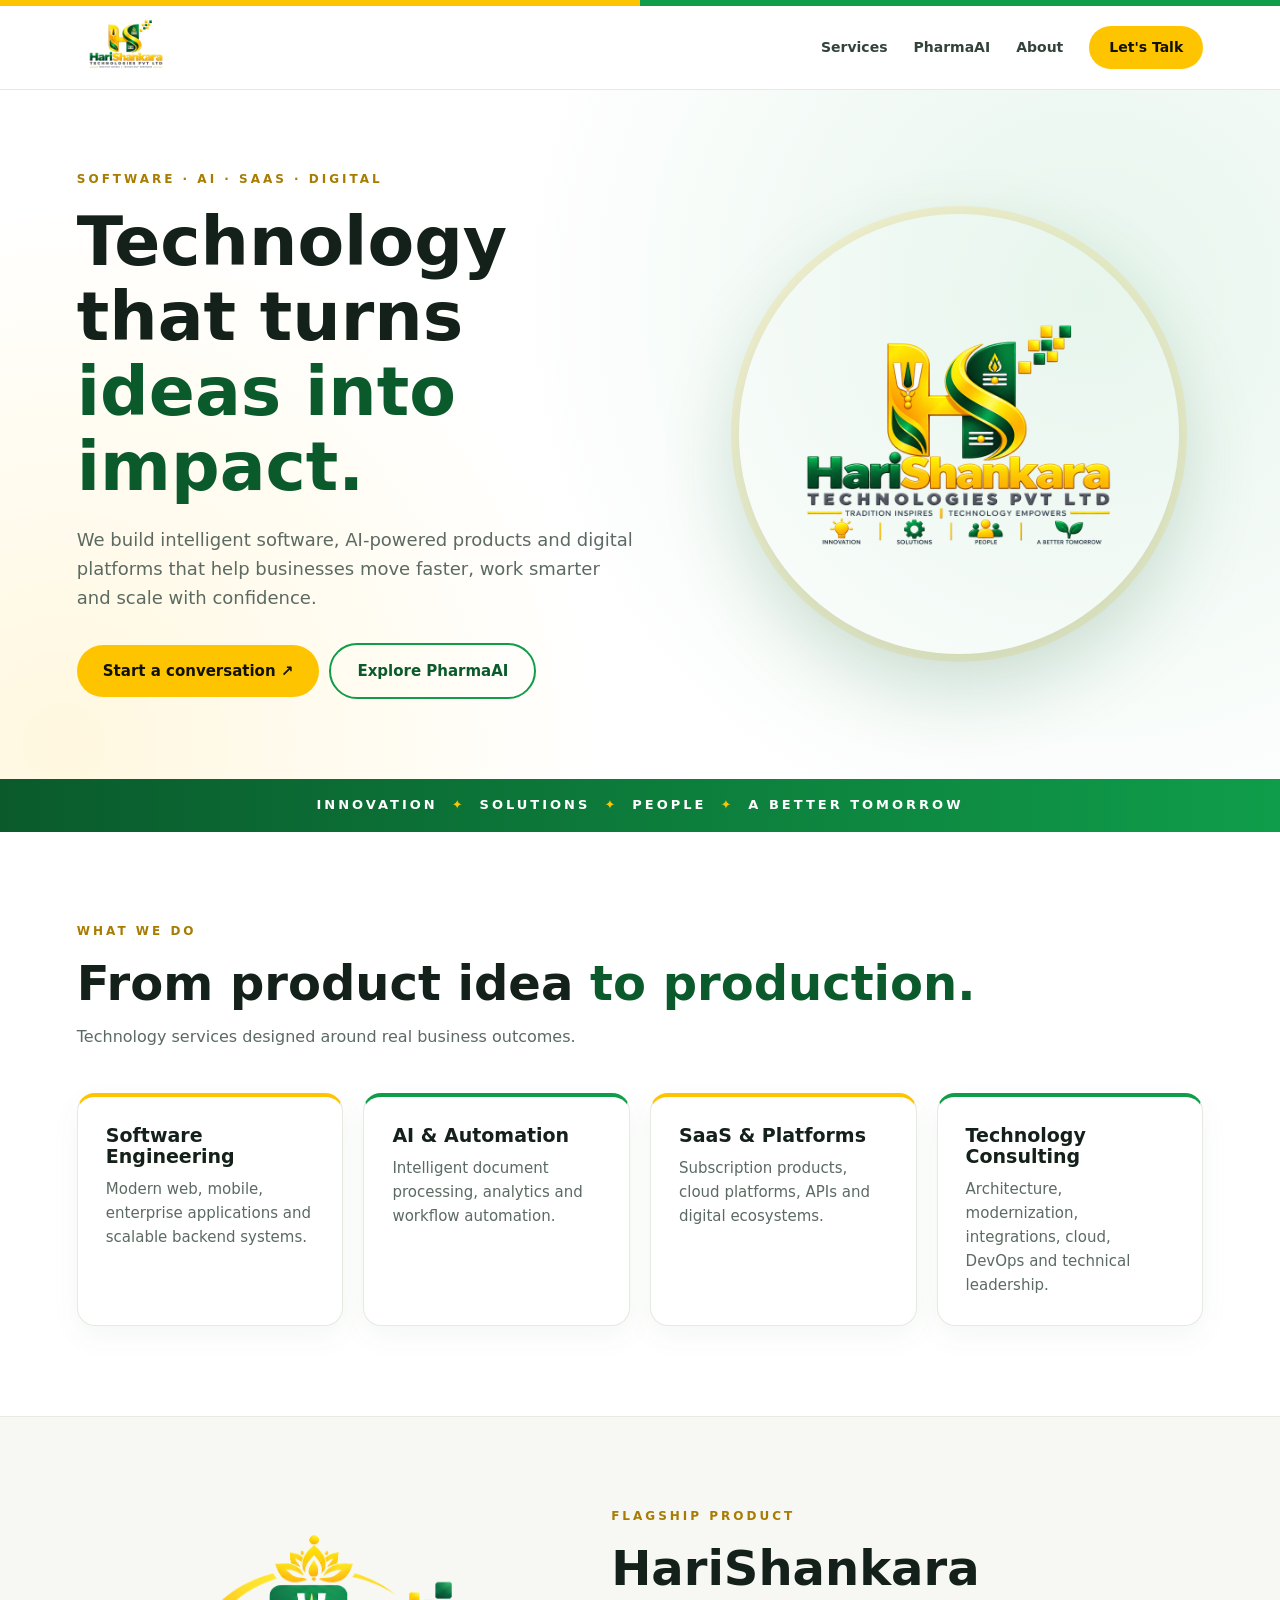
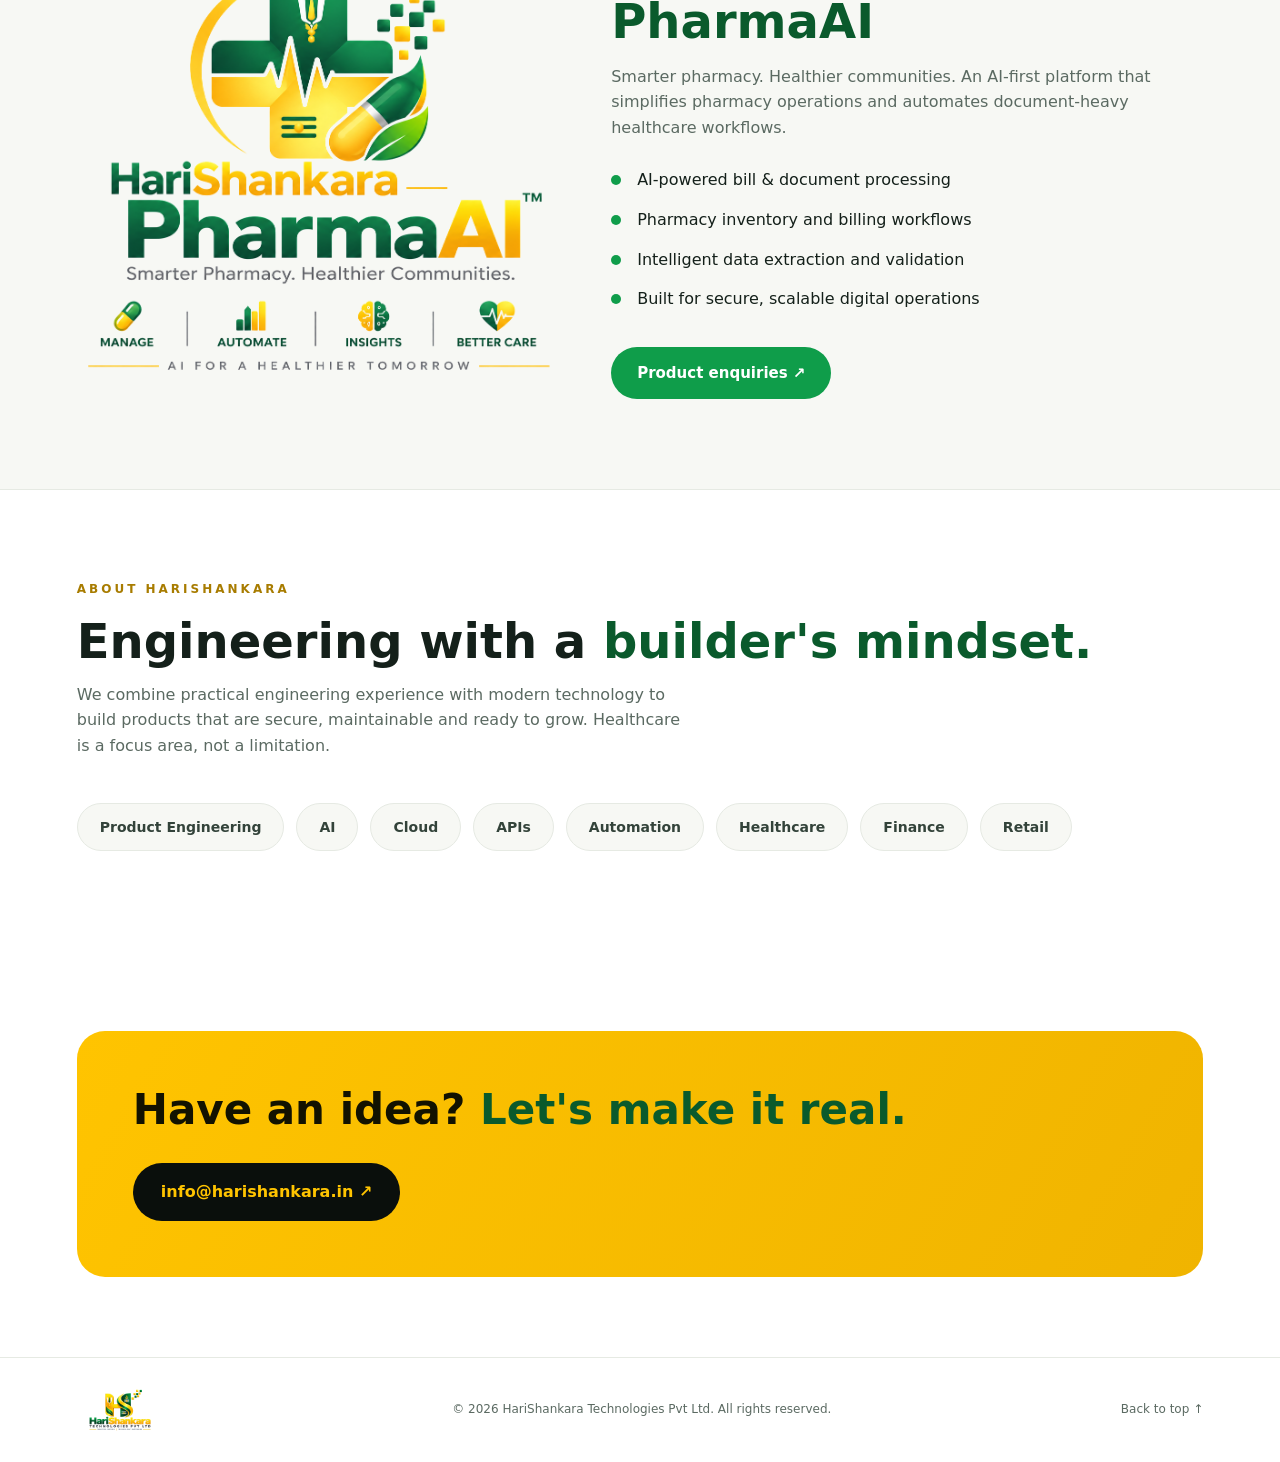
<file: index.html>
<!doctype html>
<html lang="en">

<head>
    <meta charset="utf-8">
    <meta name="viewport" content="width=device-width,initial-scale=1">
    <meta name="description" content="HariShankara Technologies — software, AI, SaaS and digital solutions for modern businesses.">
    <title>HariShankara Technologies</title>
    <link rel="icon" type="image/png" href="assets/favicon.png">
    <meta property="og:type" content="website">
    <meta property="og:title" content="HariShankara Technologies">
    <meta property="og:description" content="Software, AI, SaaS and digital solutions for modern businesses.">
    <meta property="og:image" content="https://harishankara.in/assets/technologies-logo.png">
    <meta name="twitter:card" content="summary">
    <meta name="theme-color" content="#ffffff">
    <link rel="stylesheet" href="styles.css">
</head>

<body>
    <div class="top"></div>
    <header class="nav">
        <a href="#home"><img class="logo" src="assets/technologies-logo-header.png" alt="HariShankara Technologies"></a>
        <nav><a href="#services">Services</a><a href="#products">PharmaAI</a><a href="#about">About</a><a class="nav-cta" href="#contact">Let's Talk</a></nav>
        <button class="menu" aria-label="Open menu">☰</button>
    </header>
    <main id="home">
        <section class="hero">
            <div>
                <div class="eyebrow">SOFTWARE · AI · SAAS · DIGITAL</div>
                <h1>Technology that turns <em>ideas into impact.</em></h1>
                <p>We build intelligent software, AI-powered products and digital platforms that help businesses move faster, work smarter and scale with confidence.</p>
                <a class="btn primary" href="#contact">Start a conversation ↗</a><a class="btn ghost" href="#products">Explore PharmaAI</a>
            </div>
            <div class="hero-logo"><div class="logo-circle"><img src="assets/technologies-logo.png" alt="HariShankara Technologies Pvt Ltd"></div></div>
        </section>
        <div class="tagline">INNOVATION<i>✦</i>SOLUTIONS<i>✦</i>PEOPLE<i>✦</i>A BETTER TOMORROW</div>
        <section id="services" class="section">
            <div class="eyebrow">WHAT WE DO</div>
            <h2>From product idea <em>to production.</em></h2>
            <p class="lead">Technology services designed around real business outcomes.</p>
            <div class="cards">
                <article class="card"><h3>Software Engineering</h3><p>Modern web, mobile, enterprise applications and scalable backend systems.</p></article>
                <article class="card"><h3>AI &amp; Automation</h3><p>Intelligent document processing, analytics and workflow automation.</p></article>
                <article class="card"><h3>SaaS &amp; Platforms</h3><p>Subscription products, cloud platforms, APIs and digital ecosystems.</p></article>
                <article class="card"><h3>Technology Consulting</h3><p>Architecture, modernization, integrations, cloud, DevOps and technical leadership.</p></article>
            </div>
        </section>
        <section id="products" class="product">
            <img src="assets/pharmaai-logo.png" alt="HariShankara PharmaAI">
            <div>
                <div class="eyebrow">FLAGSHIP PRODUCT</div>
                <h2>HariShankara <em>PharmaAI</em></h2>
                <p>Smarter pharmacy. Healthier communities. An AI-first platform that simplifies pharmacy operations and automates document-heavy healthcare workflows.</p>
                <ul>
                    <li>AI-powered bill &amp; document processing</li>
                    <li>Pharmacy inventory and billing workflows</li>
                    <li>Intelligent data extraction and validation</li>
                    <li>Built for secure, scalable digital operations</li>
                </ul>
                <a class="btn gold" href="#contact">Product enquiries ↗</a>
            </div>
        </section>
        <section id="about" class="section">
            <div class="eyebrow">ABOUT HARISHANKARA</div>
            <h2>Engineering with a <em>builder's mindset.</em></h2>
            <p class="lead">We combine practical engineering experience with modern technology to build products that are secure, maintainable and ready to grow. Healthcare is a focus area, not a limitation.</p>
            <div class="chips"><span>Product Engineering</span><span>AI</span><span>Cloud</span><span>APIs</span><span>Automation</span><span>Healthcare</span><span>Finance</span><span>Retail</span></div>
        </section>
        <section id="contact" class="contact">
            <h2>Have an idea? <em>Let's make it real.</em></h2>
            <a class="mail" href="mailto:info@harishankara.in">info@harishankara.in ↗</a>
        </section>
    </main>
    <footer>
        <img src="assets/technologies-logo-header.png" alt="HariShankara Technologies">
        <p>© 2026 HariShankara Technologies Pvt Ltd. All rights reserved.</p>
        <a href="#home">Back to top ↑</a>
    </footer>
    <script src="script.js"></script>
    <script data-goatcounter="https://harishankara.goatcounter.com/count"
        async src="//gc.zgo.at/count.js"></script>
</body>

</html>
</file>
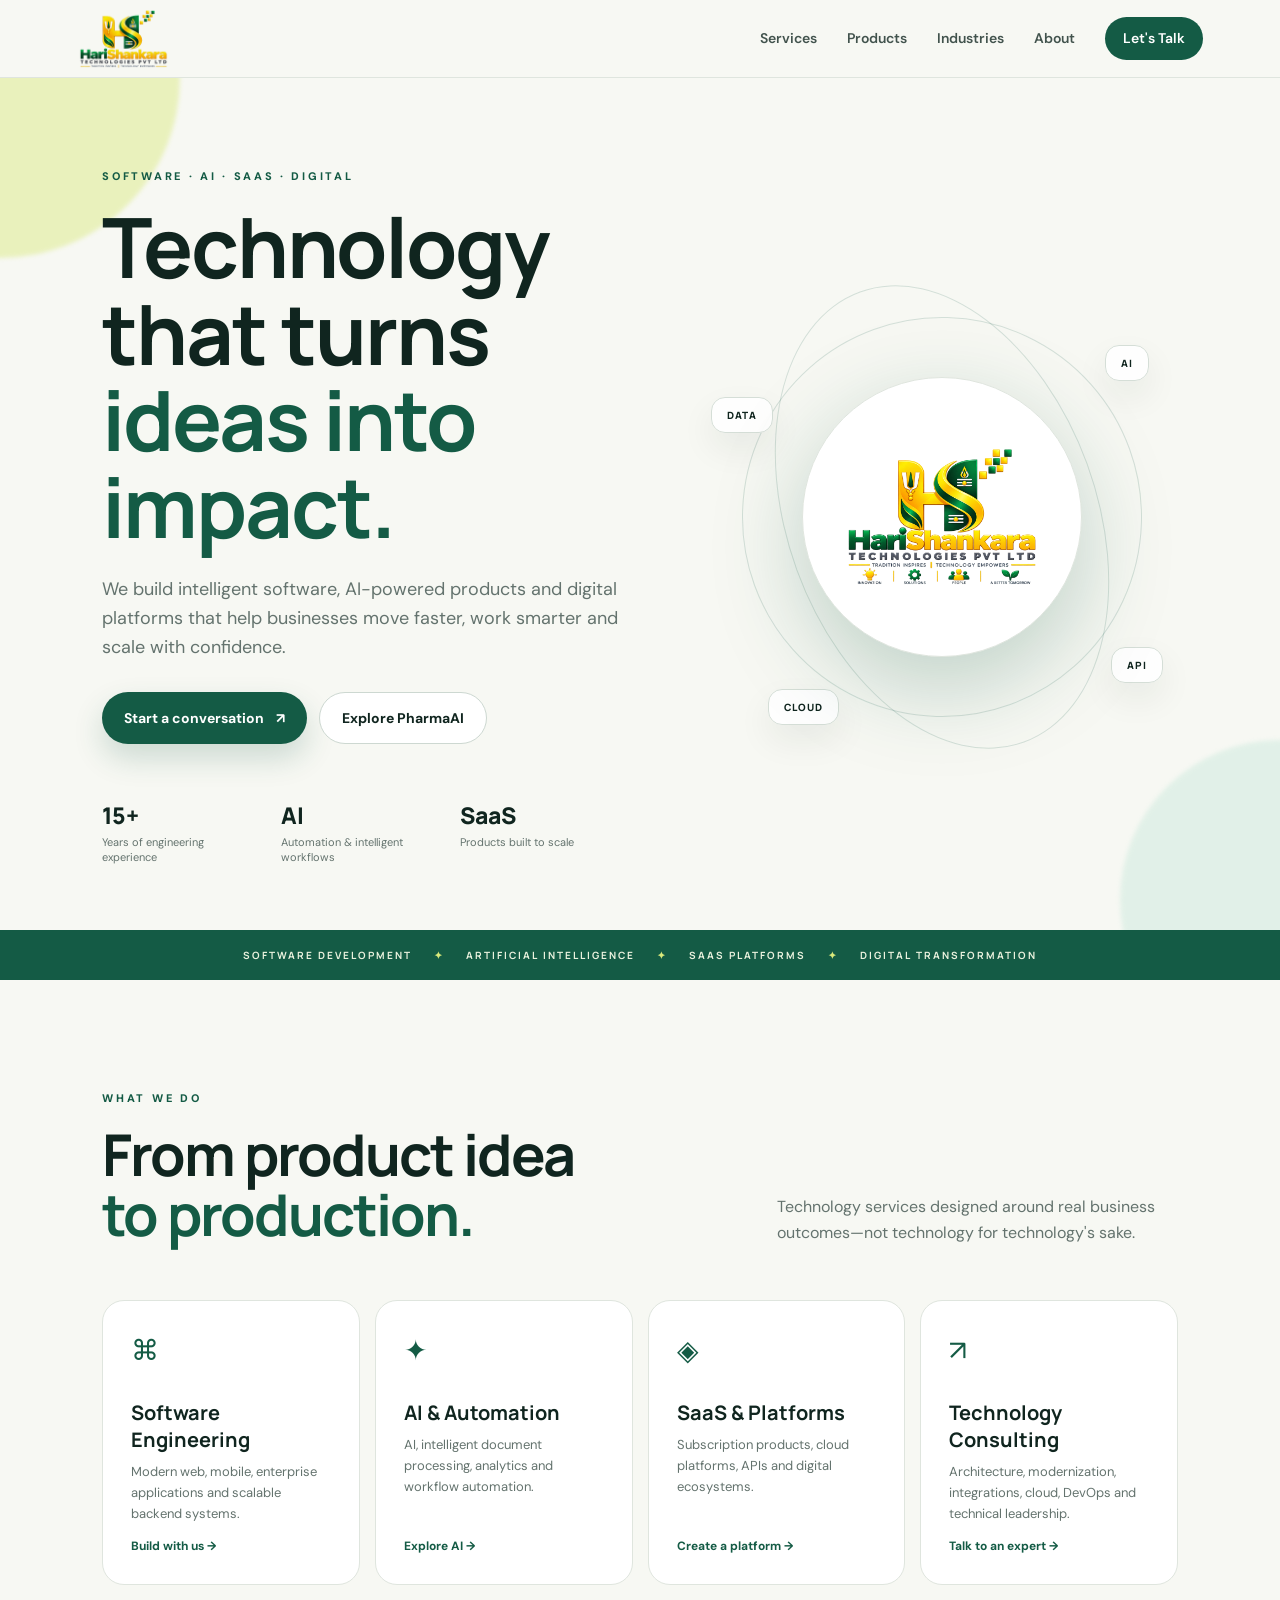
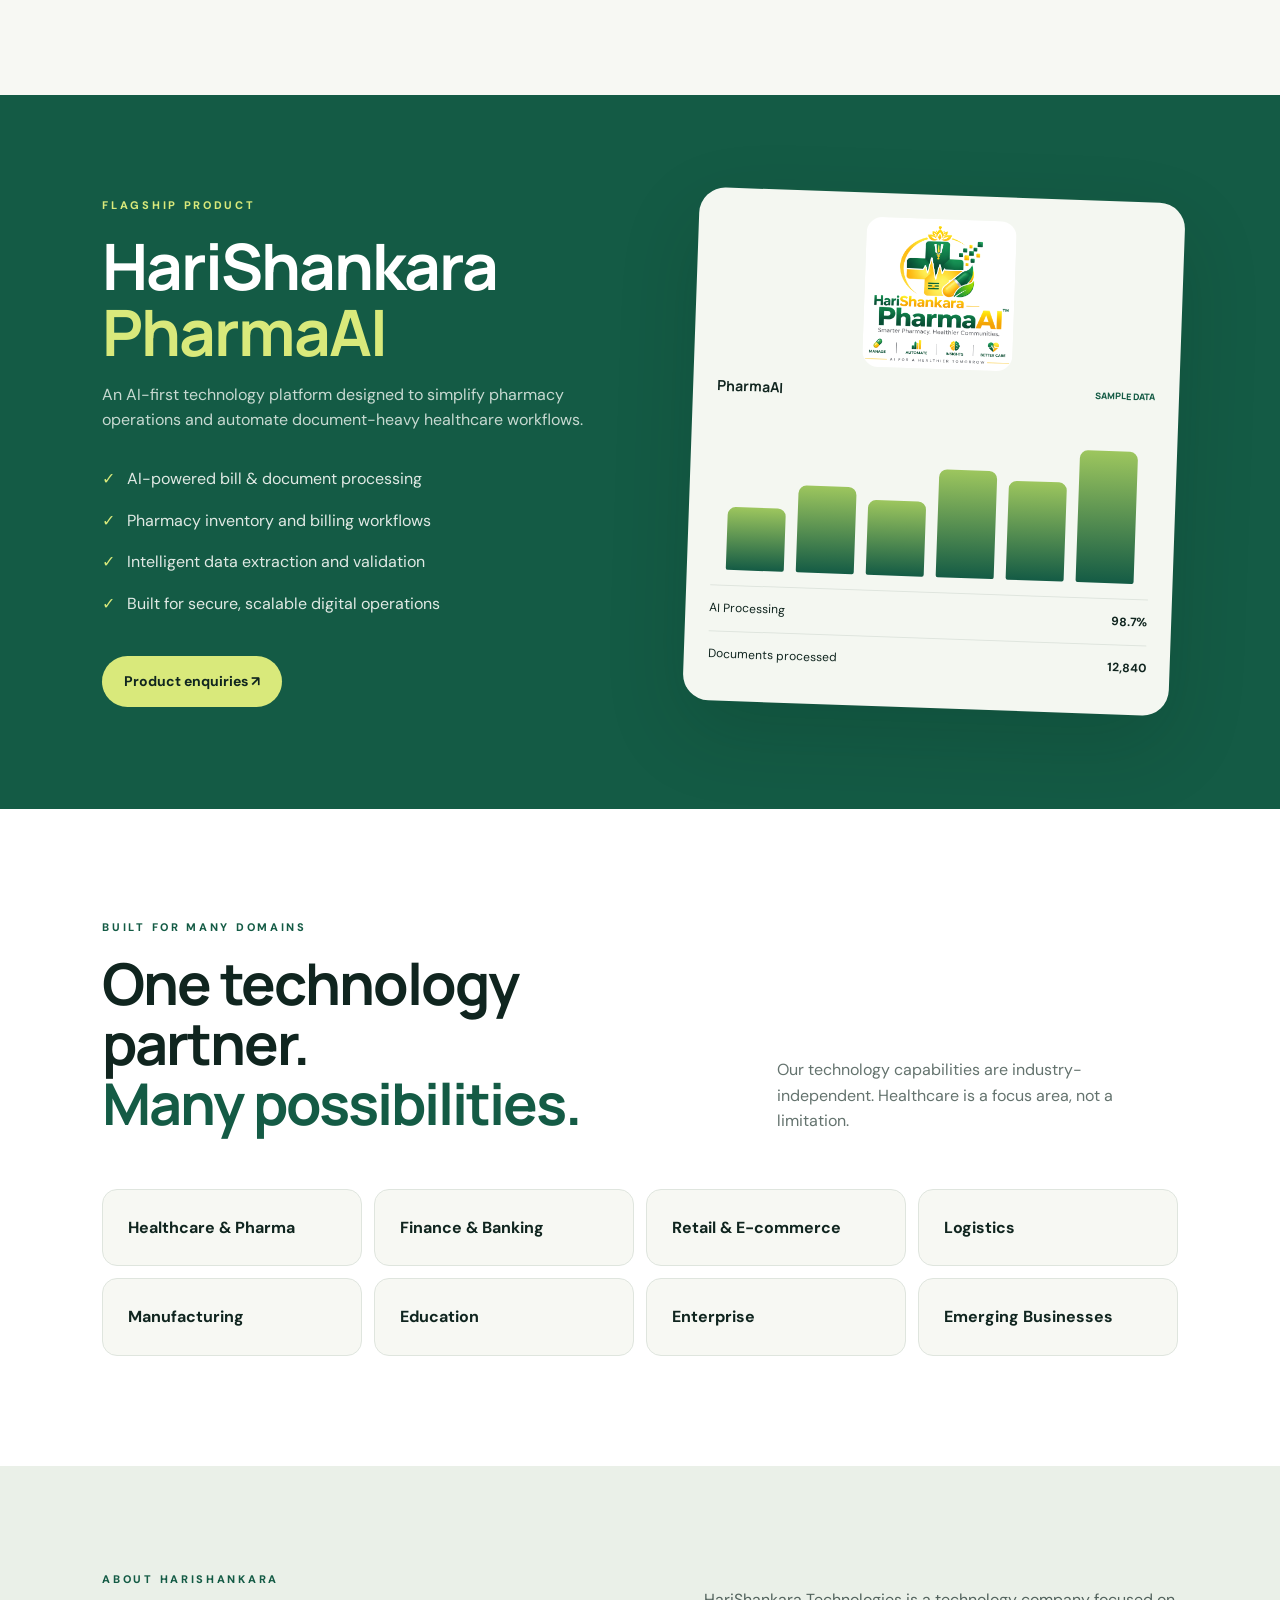
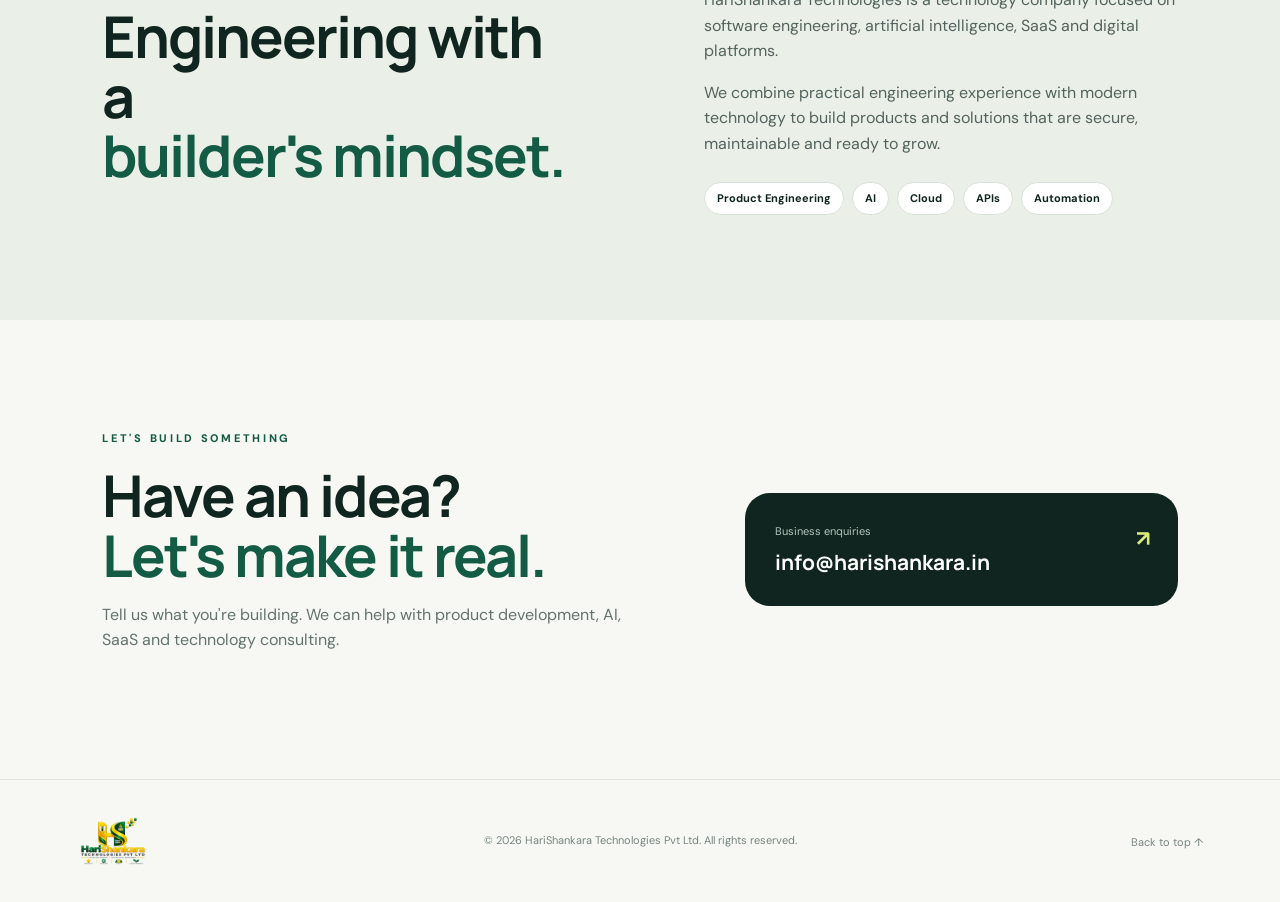
<file: index-v1.html>
<!doctype html>
<html lang="en">

<head>
    <meta charset="utf-8">
    <meta name="viewport" content="width=device-width,initial-scale=1">
    <meta name="description"
        content="HariShankara Technologies — software, AI, SaaS and digital solutions for modern businesses.">
    <title>HariShankara Technologies</title>
    <link rel="icon" type="image/png" href="assets/favicon.png">
    <meta property="og:type" content="website">
    <meta property="og:title" content="HariShankara Technologies">
    <meta property="og:description" content="Software, AI, SaaS and digital solutions for modern businesses.">
    <meta property="og:image" content="https://harishankara.in/assets/technologies-logo.png">
    <meta name="twitter:card" content="summary">
    <link rel="stylesheet" href="styles-v1.css">
</head>

<body>
    <header class="nav"><a class="brand" href="#home"><img
                class="logo" src="assets/technologies-logo-header.png" alt="HariShankara Technologies"></a>
        <nav><a href="#services">Services</a><a href="#products">Products</a><a href="#industries">Industries</a><a
                href="#about">About</a><a class="nav-cta" href="#contact">Let's Talk</a></nav><button class="menu"
            aria-label="Open menu">☰</button>
    </header>
    <main id="home">
        <section class="hero">
            <div class="glow g1"></div>
            <div class="glow g2"></div>
            <div class="hero-copy">
                
                <div class="eyebrow">SOFTWARE · AI · SAAS · DIGITAL</div>
                <h1>Technology that turns <em>ideas into impact.</em></h1>
                <p>We build intelligent software, AI-powered products and digital platforms that help businesses move
                    faster, work smarter and scale with confidence.</p>
                <div class="actions"><a class="btn primary" href="#contact">Start a conversation <span>↗</span></a><a
                        class="btn ghost" href="#products">Explore PharmaAI</a></div>
                <div class="stats">
                    <div><strong>15+</strong><span>Years of engineering experience</span></div>
                    <div><strong>AI</strong><span>Automation & intelligent workflows</span></div>
                    <div><strong>SaaS</strong><span>Products built to scale</span></div>
                </div>
            </div>
            <div class="hero-art">
                <div class="orbit o1"></div>
                <div class="orbit o2"></div>
                <div class="core"><img src="assets/technologies-logo.png" alt="HariShankara Technologies"></div>
                <div class="node n1">AI</div>
                <div class="node n2">API</div>
                <div class="node n3">CLOUD</div>
                <div class="node n4">DATA</div>
            </div>
        </section>
        <section class="marquee"><span>SOFTWARE DEVELOPMENT</span><i>✦</i><span>ARTIFICIAL
                INTELLIGENCE</span><i>✦</i><span>SAAS PLATFORMS</span><i>✦</i><span>DIGITAL TRANSFORMATION</span>
        </section>
        <section id="services" class="section">
            <div class="section-head">
                <div>
                    <div class="eyebrow">WHAT WE DO</div>
                    <h2>From product idea<br><em>to production.</em></h2>
                </div>
                <p>Technology services designed around real business outcomes—not technology for technology's sake.</p>
            </div>
            <div class="cards services">
                <article><span class="icon">⌘</span>
                    <h3>Software Engineering</h3>
                    <p>Modern web, mobile, enterprise applications and scalable backend systems.</p><a
                        href="#contact">Build with us →</a>
                </article>
                <article><span class="icon">✦</span>
                    <h3>AI & Automation</h3>
                    <p>AI, intelligent document processing, analytics and workflow automation.</p><a
                        href="#contact">Explore AI →</a>
                </article>
                <article><span class="icon">◈</span>
                    <h3>SaaS & Platforms</h3>
                    <p>Subscription products, cloud platforms, APIs and digital ecosystems.</p><a href="#contact">Create
                        a platform →</a>
                </article>
                <article><span class="icon">↗</span>
                    <h3>Technology Consulting</h3>
                    <p>Architecture, modernization, integrations, cloud, DevOps and technical leadership.</p><a
                        href="#contact">Talk to an expert →</a>
                </article>
            </div>
        </section>
        <section id="products" class="product">
            <div class="product-copy">
                <div class="eyebrow">FLAGSHIP PRODUCT</div>
                <h2>HariShankara <em>PharmaAI</em></h2>
                <p>An AI-first technology platform designed to simplify pharmacy operations and automate document-heavy
                    healthcare workflows.</p>
                <ul>
                    <li>AI-powered bill & document processing</li>
                    <li>Pharmacy inventory and billing workflows</li>
                    <li>Intelligent data extraction and validation</li>
                    <li>Built for secure, scalable digital operations</li>
                </ul><a class="btn light" href="#contact">Product enquiries ↗</a>
            </div>
            <div class="product-screen">
                <img class="product-logo" src="assets/pharmaai-logo.png" alt="HariShankara PharmaAI logo">
                <div class="screen-top"><b>PharmaAI</b><span>SAMPLE DATA</span></div>
                <div class="chart">
                    <div class="bar b1"></div>
                    <div class="bar b2"></div>
                    <div class="bar b3"></div>
                    <div class="bar b4"></div>
                    <div class="bar b5"></div>
                    <div class="bar b6"></div>
                </div>
                <div class="screen-row"><span>AI Processing</span><b>98.7%</b></div>
                <div class="screen-row"><span>Documents processed</span><b>12,840</b></div>
            </div>
        </section>
        <section id="industries" class="section industries">
            <div class="section-head">
                <div>
                    <div class="eyebrow">BUILT FOR MANY DOMAINS</div>
                    <h2>One technology partner.<br><em>Many possibilities.</em></h2>
                </div>
                <p>Our technology capabilities are industry-independent. Healthcare is a focus area, not a limitation.
                </p>
            </div>
            <div class="industry-grid">
                <div>Healthcare & Pharma</div>
                <div>Finance & Banking</div>
                <div>Retail & E-commerce</div>
                <div>Logistics</div>
                <div>Manufacturing</div>
                <div>Education</div>
                <div>Enterprise</div>
                <div>Emerging Businesses</div>
            </div>
        </section>
        <section id="about" class="about">
            <div>
                <div class="eyebrow">ABOUT HARISHANKARA</div>
                <h2>Engineering with a<br><em>builder's mindset.</em></h2>
            </div>
            <div>
                <p>HariShankara Technologies is a technology company focused on software engineering, artificial
                    intelligence, SaaS and digital platforms.</p>
                <p>We combine practical engineering experience with modern technology to build products and solutions
                    that are secure, maintainable and ready to grow.</p>
                <div class="pill-row"><span>Product
                        Engineering</span><span>AI</span><span>Cloud</span><span>APIs</span><span>Automation</span>
                </div>
            </div>
        </section>
        <section id="contact" class="contact">
            <div>
                <div class="eyebrow">LET'S BUILD SOMETHING</div>
                <h2>Have an idea?<br><em>Let's make it real.</em></h2>
                <p>Tell us what you're building. We can help with product development, AI, SaaS and technology
                    consulting.</p>
            </div><a class="contact-card" href="mailto:info@harishankara.in"><span>Business
                    enquiries</span><strong>info@harishankara.in</strong><b>↗</b></a>
        </section>
    </main>
    <footer>
        <a class="brand" href="#home"><img class="logo" src="assets/technologies-logo.png" alt="HariShankara Technologies"></a>
        <p>© 2026 HariShankara Technologies Pvt Ltd. All rights reserved.</p>
        <div><a href="#home">Back to top ↑</a></div>
    </footer>
    <script src="script.js"></script>
</body>

</html>
</file>
<file: styles.css>
:root{--bg:#ffffff;--soft:#f7f8f4;--green:#0f9d4a;--deep:#0a5a2c;--gold:#ffc400;--gold-text:#a87c00;--ink:#14201a;--muted:#5b6a62;--line:#e6eae3}
*{box-sizing:border-box;margin:0;padding:0}
html{scroll-behavior:smooth}
body{font-family:Inter,system-ui,Segoe UI,Arial,sans-serif;background:var(--bg);color:var(--ink);line-height:1.6}
a{color:inherit;text-decoration:none}
h1,h2,h3{font-family:Manrope,Inter,system-ui,sans-serif;line-height:1.1}
em{font-style:normal;color:var(--deep)}
.top{height:6px;background:linear-gradient(90deg,var(--gold) 0 50%,var(--green) 50%)}
.nav{height:84px;display:flex;align-items:center;justify-content:space-between;padding:0 6vw;background:#ffffffee;backdrop-filter:blur(12px);border-bottom:1px solid var(--line);position:sticky;top:0;z-index:20}
.nav .logo,footer img{height:60px;width:auto;border-radius:14px;padding:4px 10px}
.nav nav{display:flex;align-items:center;gap:26px;font-size:14px;font-weight:600;color:#33433a}
.nav nav a:hover{color:var(--deep)}
.nav-cta{background:var(--gold);color:#121200!important;padding:10px 20px;border-radius:999px}
.menu{display:none;background:none;border:0;font-size:26px;cursor:pointer;color:var(--ink)}
.hero{display:grid;grid-template-columns:1.1fr .9fr;gap:40px;align-items:center;padding:80px 6vw;background:radial-gradient(circle at 85% 30%,#0f9d4a1a,transparent 50%),radial-gradient(circle at 5% 95%,#ffc40020,transparent 40%),var(--bg)}
.eyebrow{font-size:12px;font-weight:800;letter-spacing:3px;color:var(--gold-text);margin-bottom:16px}
.hero h1{font-size:clamp(38px,5.4vw,68px);color:var(--ink)}
.hero p{margin:22px 0 30px;max-width:560px;color:var(--muted);font-size:18px}
.btn{display:inline-block;padding:14px 26px;border-radius:999px;font-weight:700;font-size:15px}
.btn.primary{background:var(--gold);color:#121200}
.btn.primary:hover{background:#ffd23d}
.btn.ghost{border:2px solid var(--green);color:var(--deep);margin-left:10px}
.btn.ghost:hover{background:#0f9d4a14}
.hero-logo{display:grid;place-items:center}
.hero-logo .logo-circle{width:min(440px,90%);aspect-ratio:1;border-radius:50%;box-shadow:0 30px 80px #0a5a2c33,0 0 0 8px #ffc40026;display:grid;place-items:center;overflow:hidden}
.hero-logo .logo-circle img{width:78%;height:78%;object-fit:contain}
.tagline{background:linear-gradient(90deg,var(--deep),var(--green));color:#fff;text-align:center;padding:16px 6vw;font-weight:700;letter-spacing:3px;font-size:13px}
.tagline i{color:var(--gold);font-style:normal;margin:0 14px}
.section{padding:90px 6vw}
.section h2{font-size:clamp(30px,4vw,48px);color:var(--ink);margin-bottom:14px}
.lead{color:var(--muted);max-width:620px;margin-bottom:44px}
.cards{display:grid;grid-template-columns:repeat(4,1fr);gap:20px}
.card{background:#fff;border:1px solid var(--line);border-top:4px solid var(--gold);border-radius:18px;padding:28px;box-shadow:0 10px 30px #0a5a2c0d;transition:transform .2s,box-shadow .2s}
.card:hover{transform:translateY(-4px);box-shadow:0 18px 40px #0a5a2c1f}
.card:nth-child(even){border-top-color:var(--green)}
.card h3{font-size:19px;margin-bottom:10px;color:var(--ink)}
.card p{color:var(--muted);font-size:15px}
.product{display:grid;grid-template-columns:.9fr 1.1fr;gap:50px;align-items:center;padding:90px 6vw;background:var(--soft);border-top:1px solid var(--line);border-bottom:1px solid var(--line)}
.product img{width:100%;max-width:480px;justify-self:center}
.product h2{font-size:clamp(30px,4vw,48px);margin-bottom:16px}
.product p{color:var(--muted);margin-bottom:20px;max-width:560px}
.product ul{list-style:none;margin-bottom:28px}
.product li{padding:7px 0 7px 26px;position:relative}
.product li:before{content:"";position:absolute;left:0;top:15px;width:10px;height:10px;border-radius:50%;background:var(--green)}
.btn.gold{background:var(--green);color:#fff}
.chips{display:flex;flex-wrap:wrap;gap:12px}
.chips span{background:var(--soft);border:1px solid var(--line);padding:12px 22px;border-radius:999px;font-weight:600;font-size:14px;color:#33433a}
.contact{margin:90px 6vw 80px;padding:56px;border-radius:28px;background:linear-gradient(120deg,var(--gold),#f0b400);color:#121200;display:flex;justify-content:space-between;align-items:center;gap:30px;flex-wrap:wrap}
.contact h2{color:#121200;font-size:clamp(28px,3.6vw,42px)}
.contact h2 em{color:var(--deep)}
.contact a.mail{background:#0a0f0c;color:var(--gold);padding:16px 28px;border-radius:999px;font-weight:800}
footer{display:flex;justify-content:space-between;align-items:center;gap:20px;padding:26px 6vw;border-top:1px solid var(--line);font-size:12px;color:var(--muted);background:#fff}
footer img{height:52px}
footer a:hover{color:var(--deep)}
@media(max-width:900px){.hero,.product{grid-template-columns:1fr}.cards{grid-template-columns:1fr 1fr}.nav nav{display:none}.menu{display:block}.hero-logo{order:-1}}
@media(max-width:560px){.cards{grid-template-columns:1fr}.contact{padding:32px}footer{flex-direction:column;align-items:flex-start}.btn.ghost{margin:12px 0 0}}
</file>
<file: styles-v1.css>
@import url('https://fonts.googleapis.com/css2?family=DM+Sans:wght@400;500;600;700&family=Manrope:wght@600;700;800&display=swap');
:root{--ink:#10251f;--muted:#64736e;--paper:#f7f8f3;--card:#fff;--green:#145b45;--lime:#d9e97b;--gold:#e6b84a;--line:#dfe5de}*{box-sizing:border-box}html{scroll-behavior:smooth}body{margin:0;background:var(--paper);color:var(--ink);font-family:'DM Sans',sans-serif;line-height:1.6}a{text-decoration:none;color:inherit}.nav{height:78px;display:flex;align-items:center;justify-content:space-between;padding:0 6vw;border-bottom:1px solid var(--line);background:#f7f8f3e8;backdrop-filter:blur(14px);position:sticky;top:0;z-index:20}.brand{display:flex;align-items:center;gap:11px}.brand .mark{width:40px;height:40px;border-radius:13px;background:linear-gradient(145deg,var(--green),#0c3328);color:var(--lime);display:grid;place-items:center;font-family:Manrope;font-weight:800;font-size:14px;box-shadow:0 7px 20px #0e46332b}.brand b{display:block;font-family:Manrope;font-size:16px;line-height:1}.brand small{display:block;color:#72817b;font-size:10px;letter-spacing:2px;text-transform:uppercase;margin-top:4px}nav{display:flex;gap:30px;align-items:center;font-size:14px;font-weight:600}nav a{color:#42534d}nav a:hover{color:var(--green)}.nav-cta{background:var(--green);color:white!important;padding:10px 18px;border-radius:999px}.menu{display:none;background:none;border:0;font-size:24px}.hero{min-height:calc(100vh - 78px);padding:7vw 8vw 5vw;display:grid;grid-template-columns:1.08fr .92fr;gap:4vw;align-items:center;position:relative;overflow:hidden}.hero-copy{position:relative;z-index:2}.eyebrow{font-size:11px;letter-spacing:2.7px;font-weight:800;color:var(--green);margin-bottom:18px}.hero h1,h2{font-family:Manrope;margin:0;letter-spacing:-2px;line-height:1.04}.hero h1{font-size:clamp(48px,6.5vw,88px);max-width:850px}.hero h1 em,h2 em{font-style:normal;color:var(--green)}.hero-copy>p{font-size:18px;color:var(--muted);max-width:650px;margin:26px 0 30px}.actions{display:flex;gap:12px;flex-wrap:wrap}.btn{display:inline-flex;align-items:center;gap:12px;border-radius:999px;padding:14px 22px;font-weight:700;font-size:14px}.primary{background:var(--green);color:#fff;box-shadow:0 14px 30px #145b4530}.ghost{border:1px solid #cdd8d1;background:white}.stats{display:flex;gap:34px;margin-top:55px}.stats div{max-width:145px}.stats strong{font:800 23px Manrope;display:block}.stats span{font-size:11px;color:var(--muted);line-height:1.4;display:block;margin-top:4px}.hero-art{height:520px;position:relative;display:grid;place-items:center}.core{width:190px;height:190px;border-radius:50%;background:radial-gradient(circle at 35% 30%,#2b7a5f,#0b392c 65%);box-shadow:0 30px 90px #145b4540;display:grid;place-items:center;color:var(--lime);z-index:2;border:1px solid #b8d76d55}.core span{font:800 44px Manrope;line-height:1}.core small{margin-top:-65px;letter-spacing:4px;font-weight:800;font-size:9px;color:#dce9c4}.orbit{position:absolute;border:1px solid #145b4528;border-radius:50%;transform:rotate(-20deg)}.o1{width:400px;height:400px}.o2{width:310px;height:480px}.node{position:absolute;padding:10px 15px;border:1px solid #d5ded7;background:#ffffffd9;backdrop-filter:blur(10px);border-radius:14px;font:800 10px Manrope;letter-spacing:1px;box-shadow:0 15px 35px #10251f12}.n1{top:17%;right:6%}.n2{bottom:18%;right:3%}.n3{bottom:10%;left:13%}.n4{top:27%;left:1%}.glow{position:absolute;border-radius:50%;filter:blur(2px);opacity:.45}.g1{width:360px;height:360px;background:#d9e97b;top:-180px;left:-180px}.g2{width:320px;height:320px;background:#c8e8db;right:-160px;bottom:-130px}.marquee{display:flex;justify-content:center;gap:22px;flex-wrap:wrap;padding:18px;background:var(--green);color:#eaf2de;font:700 10px Manrope;letter-spacing:2px}.marquee i{color:var(--lime);font-style:normal}.section{padding:110px 8vw}.section-head{display:grid;grid-template-columns:1fr .7fr;gap:8vw;align-items:end;margin-bottom:55px}.section h2,.about h2,.contact h2{font-size:clamp(38px,4.5vw,64px)}.section-head>p{color:var(--muted);max-width:500px;margin:0}.cards{display:grid;grid-template-columns:repeat(4,1fr);gap:15px}.cards article{background:var(--card);border:1px solid var(--line);border-radius:22px;padding:28px;min-height:285px;display:flex;flex-direction:column;transition:.3s}.cards article:hover{transform:translateY(-7px);box-shadow:0 20px 45px #10251f12}.icon{font-size:28px;color:var(--green)}.cards h3{font:700 20px Manrope;margin:25px 0 9px}.cards p{color:var(--muted);font-size:13px;margin:0}.cards a{margin-top:auto;color:var(--green);font-weight:700;font-size:12px}.product{background:var(--green);color:white;padding:100px 8vw;display:grid;grid-template-columns:1fr 1fr;gap:8vw;align-items:center;overflow:hidden}.product .eyebrow{color:var(--lime)}.product h2{font-size:clamp(42px,5vw,70px)}.product h2 em{color:var(--lime)}.product-copy>p{color:#c7d9d1;max-width:540px}.product ul{padding:0;list-style:none;margin:25px 0 32px}.product li{padding:8px 0;color:#e0e9e4}.product li:before{content:'✓';color:var(--lime);margin-right:12px}.btn.light{background:var(--lime);color:var(--ink)}.product-screen{background:#f4f7f1;color:var(--ink);border-radius:26px;padding:24px;box-shadow:0 30px 80px #001f1528;transform:rotate(2deg)}.screen-top{display:flex;justify-content:space-between;font:800 14px Manrope}.screen-top span{font-size:9px;color:var(--green)}.chart{height:190px;display:flex;align-items:end;gap:12px;padding:25px 15px 15px}.bar{flex:1;background:linear-gradient(#9dc65e,#145b45);border-radius:8px 8px 2px 2px}.b1{height:42%}.b2{height:58%}.b3{height:50%}.b4{height:72%}.b5{height:66%}.b6{height:88%}.screen-row{border-top:1px solid var(--line);padding:13px 0;display:flex;justify-content:space-between;font-size:12px}.industries{background:#fff}.industry-grid{display:grid;grid-template-columns:repeat(4,1fr);gap:12px}.industry-grid div{padding:25px;border:1px solid var(--line);border-radius:15px;font-weight:700;background:var(--paper)}.about{padding:105px 8vw;display:grid;grid-template-columns:1fr 1fr;gap:10vw;background:#eaf0e8}.about p{color:#53635d;max-width:590px}.pill-row{display:flex;flex-wrap:wrap;gap:8px;margin-top:25px}.pill-row span{padding:7px 12px;border-radius:99px;background:#fff;border:1px solid #d8e1d9;font-size:11px;font-weight:700}.contact{padding:110px 8vw;display:grid;grid-template-columns:1fr .8fr;gap:8vw;align-items:center}.contact p{color:var(--muted);max-width:550px}.contact-card{background:var(--ink);color:white;border-radius:25px;padding:30px;display:block;position:relative;transition:.25s}.contact-card:hover{transform:translateY(-5px)}.contact-card span{font-size:11px;color:#b5c5bd;display:block}.contact-card strong{font:700 21px Manrope;display:block;margin-top:8px}.contact-card b{position:absolute;right:28px;top:28px;color:var(--lime);font-size:22px}footer{padding:28px 6vw;border-top:1px solid var(--line);display:flex;align-items:center;justify-content:space-between;gap:20px}footer p,footer a{font-size:11px;color:#77857f}footer .brand .mark{width:34px;height:34px;font-size:11px}
@media(max-width:900px){nav{display:none}.menu{display:block}.hero{grid-template-columns:1fr;padding-top:70px}.hero-art{height:390px}.cards{grid-template-columns:1fr 1fr}.section-head,.product,.about,.contact{grid-template-columns:1fr;gap:35px}.industry-grid{grid-template-columns:1fr 1fr}.stats{gap:18px}.product-screen{max-width:620px}.hero h1{font-size:clamp(44px,10vw,70px)}}@media(max-width:560px){.nav{padding:0 5vw}.hero,.section,.product,.about,.contact{padding-left:5vw;padding-right:5vw}.hero-art{height:320px}.core{width:135px;height:135px}.o1{width:260px;height:260px}.o2{width:220px;height:330px}.cards,.industry-grid{grid-template-columns:1fr}.stats{flex-wrap:wrap}.stats div{max-width:120px}.marquee{gap:12px}.product-screen{transform:none}footer{flex-direction:column;align-items:flex-start}}

.brand .logo{height:84px;width:84px;object-fit:contain;margin:-3px 0;mix-blend-mode:multiply}
footer .brand .logo{height:72px;width:72px}
.core{width:260px;height:260px;background:#fff;overflow:hidden;border:1px solid var(--line)}
.core img{width:100%;height:100%;object-fit:cover;transform:scale(1.08)}
.product-logo{display:block;width:150px;height:150px;object-fit:contain;margin:0 auto 14px;border-radius:16px;background:#fff}
@media(max-width:560px){.core{width:180px;height:180px}}
.core{border-radius:32px;width:280px;height:280px}
.core img{object-fit:contain;transform:none}
@media(max-width:560px){.core{width:190px;height:190px;border-radius:24px}}
.core{border-radius:50%;width:280px;height:280px;background:#fff}
.core img{width:76%;height:76%;object-fit:contain;transform:none}
@media(max-width:560px){.core{width:190px;height:190px;border-radius:50%}}

.nav .brand .logo{height:62px;width:auto}
</file>
